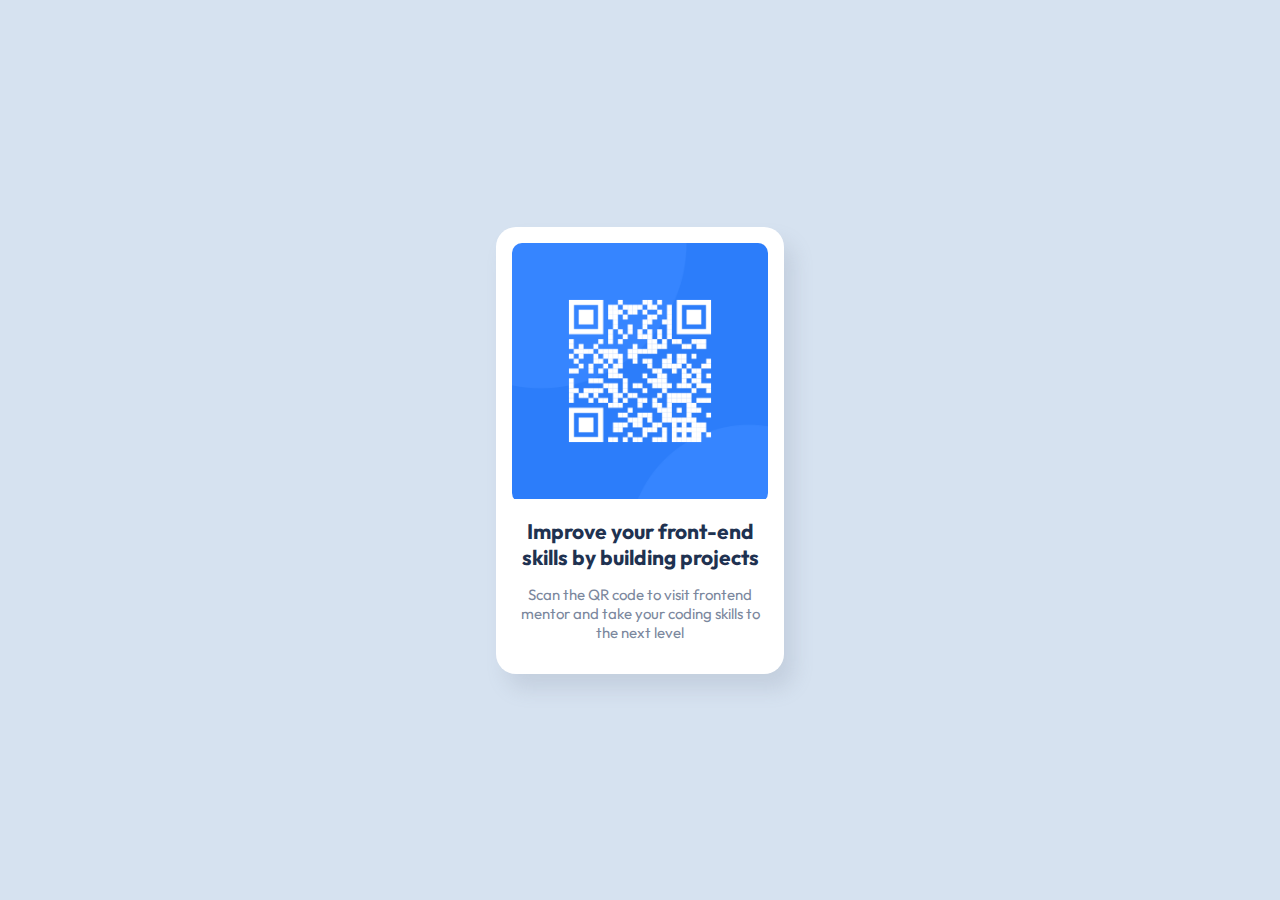
<file: qrcode/index.html>
<!DOCTYPE html>
<html lang="pt-BR">

<head>
    <meta charset="UTF-8" />
    <meta http-equiv="X-UA-Compatible" content="IE=edge" />
    <meta name="viewport" content="width=device-width, initial-scale=1.0" />
    <title>QR Code</title>
    <link rel="stylesheet" href="style.css" />
    <link rel="icon" type="image/png" href="images/favicon-32x32.png">
</head>

<body>
    <div class="card">
        <div class="card__image">
            <img src="images/image-qr-code.png" alt="qr code" class="image" />
        </div>
        <h1 class="card__header u-margin-top-small u-margin-bottom-small">
            Improve your front-end skills by building projects
        </h1>
        <p class="card__paragraph">
            Scan the QR code to visit frontend mentor and take your coding skills to the next level
        </p>
    </div>
</body>

</html>
</file>
<file: qrcode/style.css>
@import url('https://fonts.googleapis.com/css2?family=Outfit:wght@400;700&display=swap');

:root {
--white: #fff;
--light-gray: #d6e2f0;
--grayish-blue: #7b879d;
--dark-blue: #1f3251;
}

* {
  margin: 0;
  padding: 0;
  box-sizing: border-box;
}

body{
    display: flex;
    justify-content: center;
    align-items: center;
    height: 100vh;
    background-color: var(--light-gray);
    font-family: 'Outfit', sans-serif;
}

.card{
    max-width: 18rem;
    background-color: var(--white);
    border-radius: 20px;
    padding: 1rem 1rem 2rem 1rem;
    text-align: center;
    box-shadow: 10px 15px 20px rgb(123, 135, 157, .2);
}

.card__image{
    margin: 0 auto;
    border-radius: 10px;
    overflow: hidden;
}

.image{
    width: 100%;
}

.card__header{
    color: var(--dark-blue);
    font-size: 21px;
}

.card__paragraph{
    font-size: 15px;
    color: var(--grayish-blue)
}

.u-margin-top-small { margin-top: 15px ;}
.u-margin-bottom-small { margin-bottom: 15px ;}
</file>
